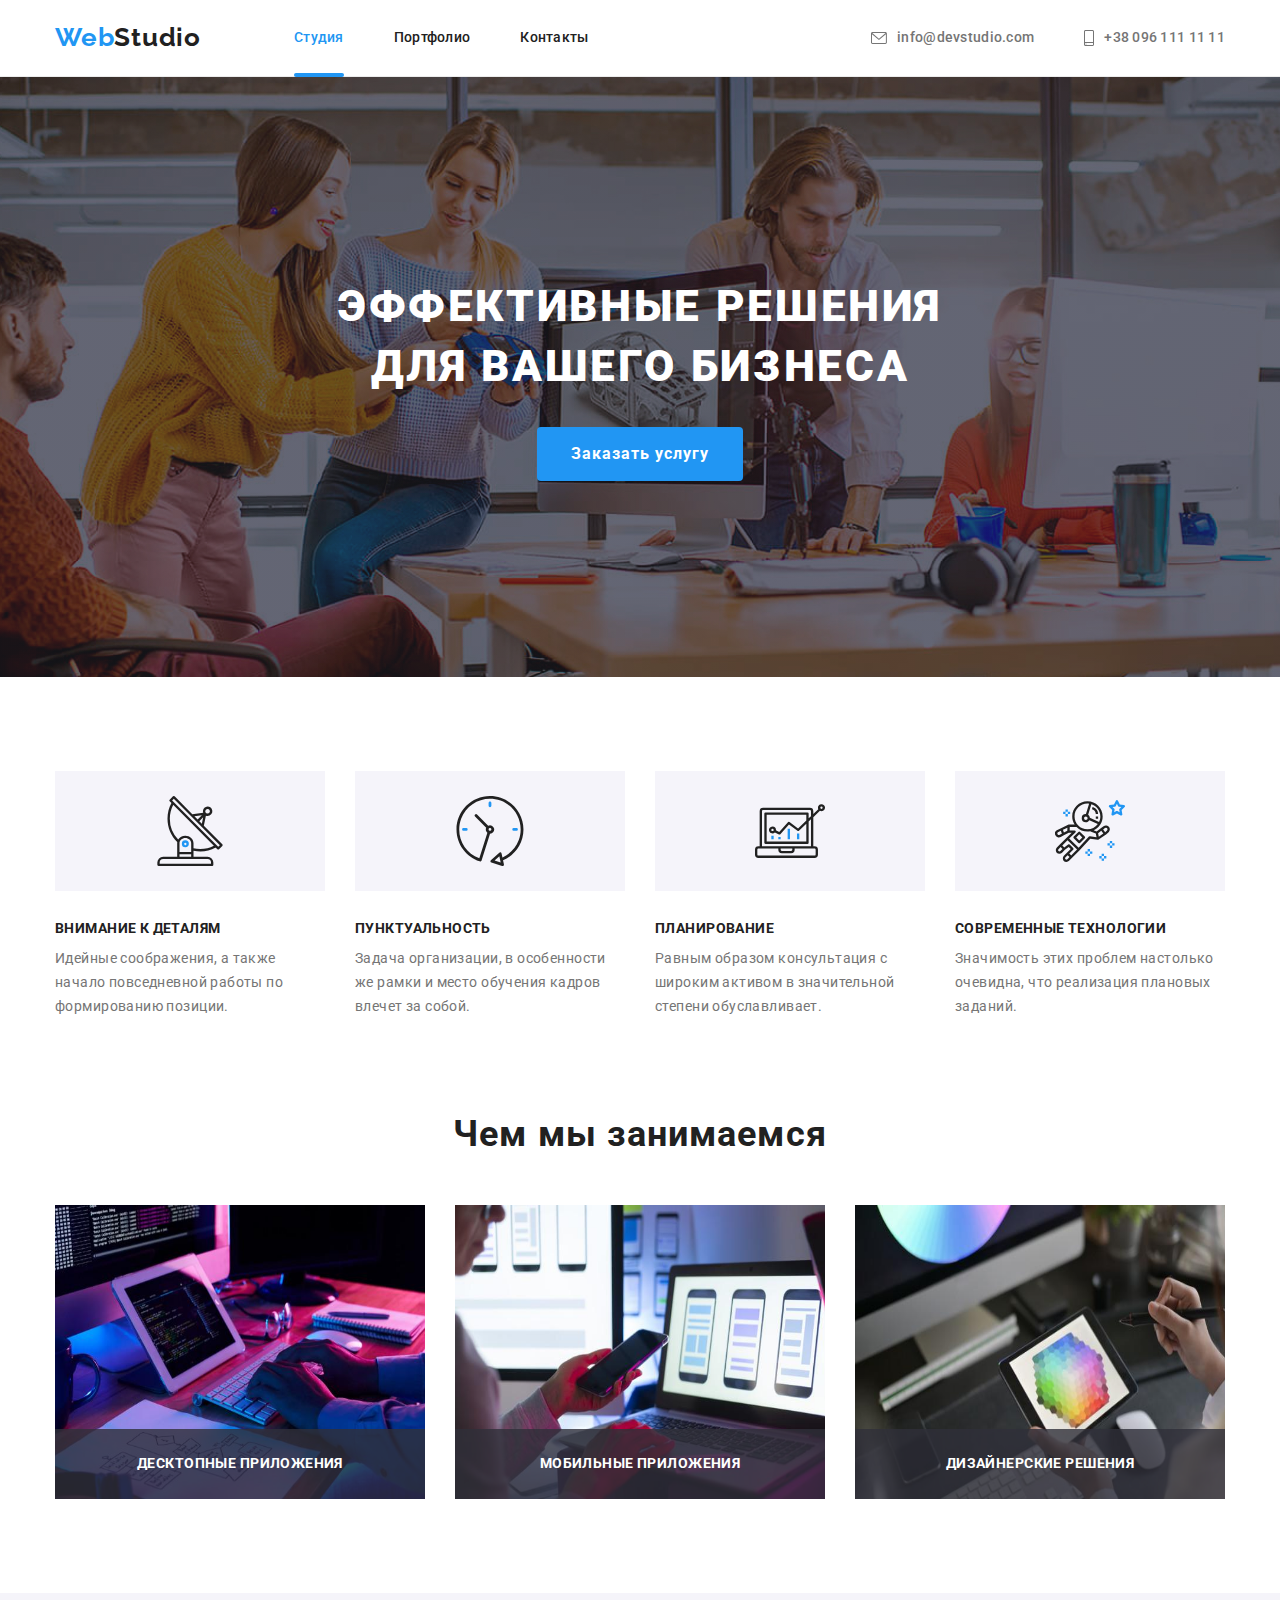
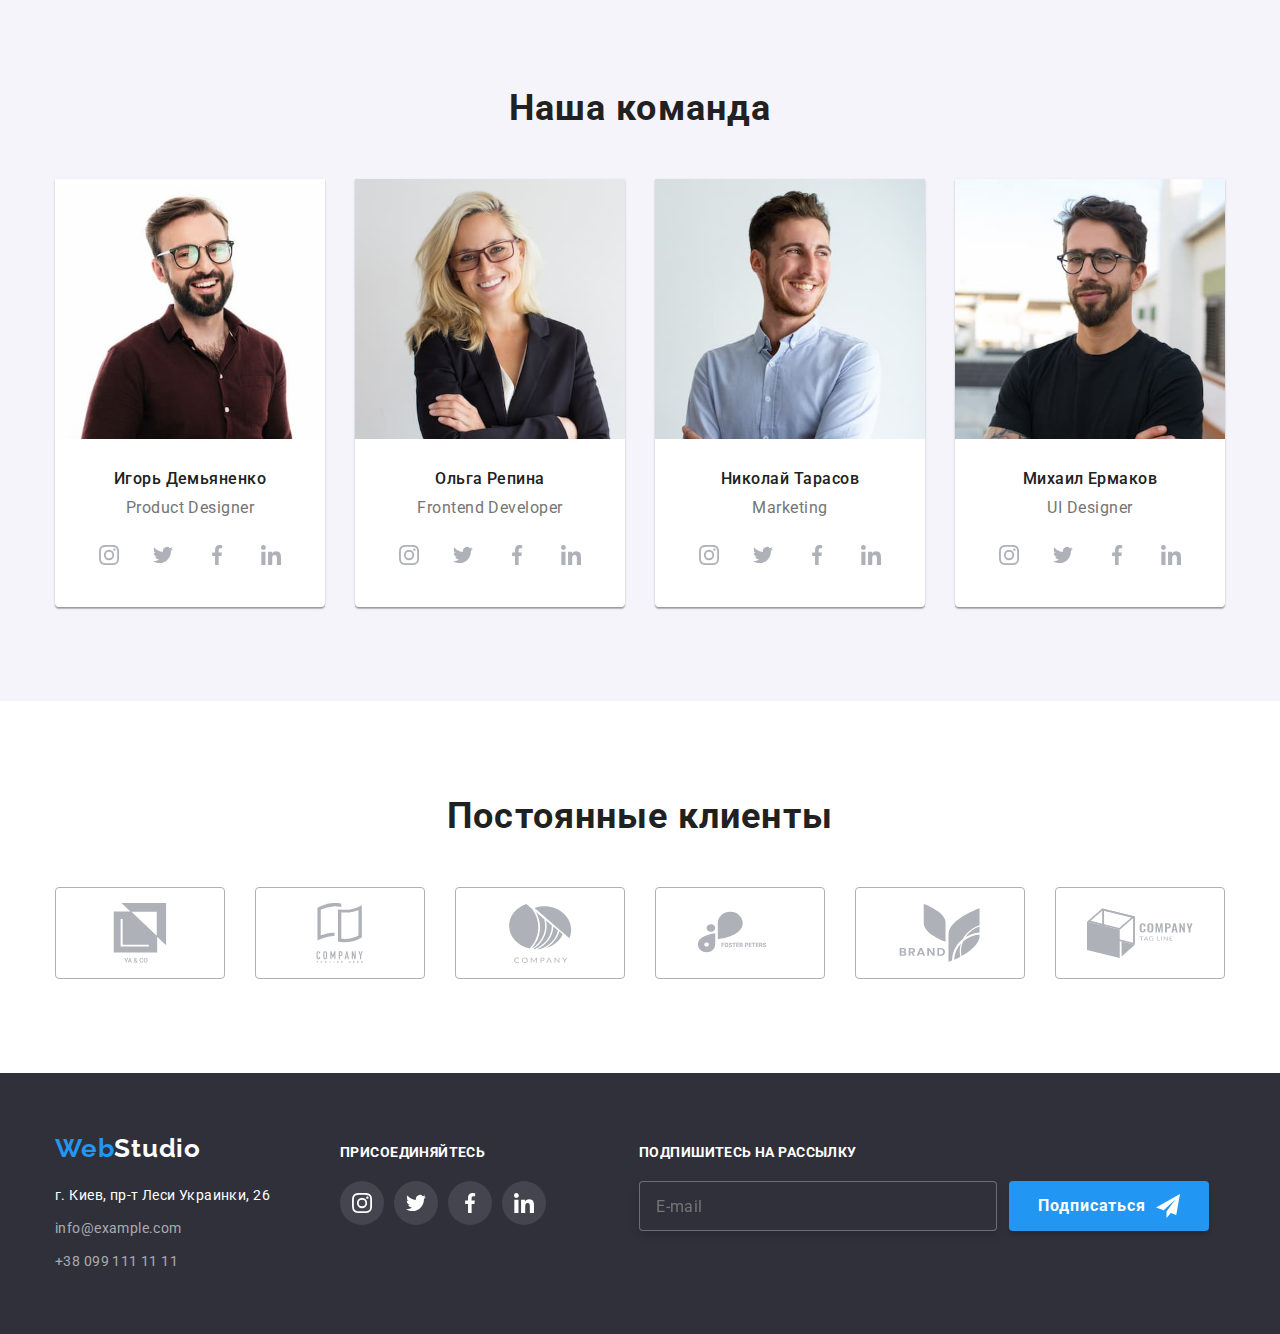
<file: index.html>
<!DOCTYPE html>
<html lang="ru">
  <head>
    <meta charset="UTF-8" />
    <meta http-equiv="X-UA-Compatible" content="IE=edge" />
    <meta name="viewport" content="width=device-width, initial-scale=1.0" />
    <title>WebStudio</title>

    <!--google font-->
    <link rel="preconnect" href="https://fonts.googleapis.com" />
    <link rel="preconnect" href="https://fonts.gstatic.com" crossorigin />
    <link
      href="https://fonts.googleapis.com/css2?family=Raleway:wght@700&family=Roboto:wght@400;500;700;900&display=swap"
      rel="stylesheet"
    />
    <link
      rel="stylesheet"
      href="https://cdnjs.cloudflare.com/ajax/libs/modern-normalize/1.1.0/modern-normalize.min.css"
    />
    <!-- styles -->
    <link rel="stylesheet" href="./css/styles.css" />
  </head>
  <body>
    <header class="header">
      <div class="container main-menu">
        <nav class="main-menu-nav">
          <a href="./" class="logo"><span>Web</span>Studio</a>
          <ul class="site-nav list">
            <li class="item"><a href="./" class="nav-link active">Студия</a></li>
            <li class="item"><a href="./portfolio.html" class="nav-link">Портфолио</a></li>
            <li class="item"><a href="#" class="nav-link">Контакты</a></li>
          </ul>
        </nav>
        <ul class="contact list">
          <li class="item">
            <a class="nav-link" href="mailto:info@devstudio.com">
              <svg class="contact-icon" width="16" height="12">
                <use href="./images/sprite.svg#icon-envelope"></use>
              </svg>
              info@devstudio.com
            </a>
          </li>
          <li class="item">
            <a class="nav-link" href="tel:+380961111111">
              <svg class="contact-icon" width="10" height="16">
                <use href="./images/sprite.svg#icon-smartphone"></use>
              </svg>
              +38 096 111 11 11
            </a>
          </li>
        </ul>
      </div>
    </header>
    <main>
      <!-- Hero-->
      <section class="section hero">
        <div class="container">
          <h1 class="hero-title">Эффективные решения для вашего бизнеса</h1>
          <button type="button" class="hero-button" data-modal-open>Заказать услугу</button>
        </div>
      </section>

      <!--  Особенности  -->
      <section class="section features">
        <div class="container">
          <ul class="features-list list">
            <li class="item">
              <div class="features-box">
                <svg class="features-logo" width="70" height="70">
                  <use href="./images/sprite.svg#icon-antenna"></use>
                </svg>
              </div>
              <h3 class="title">Внимание к деталям</h3>
              <p class="content">
                Идейные соображения, а также начало повседневной работы по формированию позиции.
              </p>
            </li>
            <li class="item">
              <div class="features-box">
                <svg class="features-logo" width="70" height="70">
                  <use href="./images/sprite.svg#icon-clock"></use>
                </svg>
              </div>
              <h3 class="title">Пунктуальность</h3>
              <p class="content">
                Задача организации, в особенности же рамки и место обучения кадров влечет за собой.
              </p>
            </li>
            <li class="item">
              <div class="features-box">
                <svg class="features-logo" width="70" height="70">
                  <use href="./images/sprite.svg#icon-diagram"></use>
                </svg>
              </div>
              <h3 class="title">Планирование</h3>
              <p class="content">
                Равным образом консультация с широким активом в значительной степени обуславливает.
              </p>
            </li>
            <li class="item">
              <div class="features-box">
                <svg class="features-logo" width="70" height="70">
                  <use href="./images/sprite.svg#icon-astronaut"></use>
                </svg>
              </div>
              <h3 class="title">Современные технологии</h3>
              <p class="content">
                Значимость этих проблем настолько очевидна, что реализация плановых заданий.
              </p>
            </li>
          </ul>
        </div>
      </section>

      <!-- What are we doing -->
      <section class="section">
        <div class="container we-doing">
          <h2 class="section-title">Чем мы занимаемся</h2>
          <ul class="list">
            <li class="item">
              <img
                src="./images/home/img_1.jpg"
                alt="Мужчина набирает код"
                width="370"
                height="294"
              />
              <div class="subtitle-box"><h3 class="subtitle">Десктопные приложения</h3></div>
            </li>
            <li class="item">
              <img
                src="./images/home/img_2.jpg"
                alt="Женщина подбирает дизайн"
                width="370"
                height="294"
              />
              <div class="subtitle-box"><h3 class="subtitle">Мобильные приложения</h3></div>
            </li>
            <li class="item">
              <img
                src="./images/home/img_3.jpg"
                alt="Девушка подбирает цвет"
                width="370"
                height="294"
              />

              <div class="subtitle-box"><h3 class="subtitle">Дизайнерские решения</h3></div>
            </li>
          </ul>
        </div>
      </section>

      <!-- our team -->
      <section class="section bg-grey">
        <div class="container our-team">
          <h2 class="section-title">Наша команда</h2>
          <ul class="list">
            <li class="item">
              <img
                src="./images/home/1.jpg"
                alt="Игорь Демьяненко - Product Designer"
                width="270"
                height="260"
              />
              <div class="our-team-wrapper">
                <h3 class="title">Игорь Демьяненко</h3>
                <p class="content">Product Designer</p>
                <ul class="social-list list">
                  <li class="social-item">
                    <a href="#" class="social-link">
                      <svg class="social-icon" width="20" height="20">
                        <use href="./images/sprite.svg#icon-instagram"></use>
                      </svg>
                    </a>
                  </li>
                  <li class="social-item">
                    <a href="#" class="social-link">
                      <svg class="social-icon" width="20" height="20">
                        <use href="./images/sprite.svg#icon-twitter"></use>
                      </svg>
                    </a>
                  </li>
                  <li class="social-item">
                    <a href="#" class="social-link">
                      <svg class="social-icon" width="20" height="20">
                        <use href="./images/sprite.svg#icon-facebook"></use>
                      </svg>
                    </a>
                  </li>
                  <li class="social-item">
                    <a href="#" class="social-link">
                      <svg class="social-icon" width="20" height="20">
                        <use href="./images/sprite.svg#icon-linkedin"></use>
                      </svg>
                    </a>
                  </li>
                </ul>
              </div>
            </li>
            <li class="item">
              <img
                src="./images/home/2.jpg"
                alt="Ольга Репина - Frontend Developer"
                width="270"
                height="260"
              />
              <div class="our-team-wrapper">
                <h3 class="title">Ольга Репина</h3>
                <p class="content">Frontend Developer</p>
                <ul class="social-list list">
                  <li class="social-item">
                    <a href="#" class="social-link">
                      <svg class="social-icon" width="20" height="20">
                        <use href="./images/sprite.svg#icon-instagram"></use>
                      </svg>
                    </a>
                  </li>
                  <li class="social-item">
                    <a href="#" class="social-link">
                      <svg class="social-icon" width="20" height="20">
                        <use href="./images/sprite.svg#icon-twitter"></use>
                      </svg>
                    </a>
                  </li>
                  <li class="social-item">
                    <a href="#" class="social-link">
                      <svg class="social-icon" width="20" height="20">
                        <use href="./images/sprite.svg#icon-facebook"></use>
                      </svg>
                    </a>
                  </li>
                  <li class="social-item">
                    <a href="#" class="social-link">
                      <svg class="social-icon" width="20" height="20">
                        <use href="./images/sprite.svg#icon-linkedin"></use>
                      </svg>
                    </a>
                  </li>
                </ul>
              </div>
            </li>
            <li class="item">
              <img
                src="./images/home/3.jpg"
                alt="Николай Тарасов - Marketing"
                width="270"
                height="260"
              />
              <div class="our-team-wrapper">
                <h3 class="title">Николай Тарасов</h3>
                <p class="content">Marketing</p>
                <ul class="social-list list">
                  <li class="social-item">
                    <a href="#" class="social-link">
                      <svg class="social-icon" width="20" height="20">
                        <use href="./images/sprite.svg#icon-instagram"></use>
                      </svg>
                    </a>
                  </li>
                  <li class="social-item">
                    <a href="#" class="social-link">
                      <svg class="social-icon" width="20" height="20">
                        <use href="./images/sprite.svg#icon-twitter"></use>
                      </svg>
                    </a>
                  </li>
                  <li class="social-item">
                    <a href="#" class="social-link">
                      <svg class="social-icon" width="20" height="20">
                        <use href="./images/sprite.svg#icon-facebook"></use>
                      </svg>
                    </a>
                  </li>
                  <li class="social-item">
                    <a href="#" class="social-link">
                      <svg class="social-icon" width="20" height="20">
                        <use href="./images/sprite.svg#icon-linkedin"></use>
                      </svg>
                    </a>
                  </li>
                </ul>
              </div>
            </li>
            <li class="item">
              <img
                src="./images/home/4.jpg"
                alt="Михаил Ермаков - UI Designer"
                width="270"
                height="260"
              />
              <div class="our-team-wrapper">
                <h3 class="title">Михаил Ермаков</h3>
                <p class="content">UI Designer</p>
                <ul class="social-list list">
                  <li class="social-item">
                    <a href="#" class="social-link">
                      <svg class="social-icon" width="20" height="20">
                        <use href="./images/sprite.svg#icon-instagram"></use>
                      </svg>
                    </a>
                  </li>
                  <li class="social-item">
                    <a href="#" class="social-link">
                      <svg class="social-icon" width="20" height="20">
                        <use href="./images/sprite.svg#icon-twitter"></use>
                      </svg>
                    </a>
                  </li>
                  <li class="social-item">
                    <a href="#" class="social-link">
                      <svg class="social-icon" width="20" height="20">
                        <use href="./images/sprite.svg#icon-facebook"></use>
                      </svg>
                    </a>
                  </li>
                  <li class="social-item">
                    <a href="#" class="social-link">
                      <svg class="social-icon" width="20" height="20">
                        <use href="./images/sprite.svg#icon-linkedin"></use>
                      </svg>
                    </a>
                  </li>
                </ul>
              </div>
            </li>
          </ul>
        </div>
      </section>

      <section class="section clients">
        <div class="container">
          <h2 class="section-title">Постоянные клиенты</h2>
          <ul class="clients-list list">
            <li class="clients-items">
              <a href="#" class="client-link">
                <svg class="client-icon" width="106" height="60">
                  <use href="./images/sprite.svg#icon-company-1"></use>
                </svg>
              </a>
            </li>
            <li class="clients-items">
              <a href="#" class="client-link">
                <svg class="client-icon" width="106" height="60">
                  <use href="./images/sprite.svg#icon-company-2"></use>
                </svg>
              </a>
            </li>
            <li class="clients-items">
              <a href="#" class="client-link">
                <svg class="client-icon" width="106" height="60">
                  <use href="./images/sprite.svg#icon-company-3"></use>
                </svg>
              </a>
            </li>
            <li class="clients-items">
              <a href="#" class="client-link">
                <svg class="client-icon" width="106" height="60">
                  <use href="./images/sprite.svg#icon-company-4"></use>
                </svg>
              </a>
            </li>
            <li class="clients-items">
              <a href="#" class="client-link">
                <svg class="client-icon" width="106" height="60">
                  <use href="./images/sprite.svg#icon-company-5"></use>
                </svg>
              </a>
            </li>
            <li class="clients-items">
              <a href="#" class="client-link">
                <svg class="client-icon" width="106" height="60">
                  <use href="./images/sprite.svg#icon-company-6"></use>
                </svg>
              </a>
            </li>
          </ul>
        </div>
      </section>
    </main>

    <div class="backdrop is-hidden" data-modal>
      <div class="modal">
        <button class="modal-close-button" type="button" data-modal-close>
          <svg class="modal-close-icon">
            <use href="./images/sprite.svg#icon-close"></use>
          </svg>
        </button>

        <p class="form-title">Оставьте свои данные, мы вам перезвоним</p>

        <form action="javascript:void(0);" class="form">
          <ul class="form-list list">
            <li class="form-field">
              <label for="name" class="form-label">Имя</label>
              <input type="text" name="name" id="name" class="form-input" autofocus />
              <svg class="form-input-icon">
                <use href="./images/sprite.svg#icon-person"></use>
              </svg>
            </li>
            <li class="form-field">
              <label for="tel" class="form-label">Телефон</label>
              <input type="tel" name="name" id="tel" class="form-input" />
              <svg class="form-input-icon">
                <use href="./images/sprite.svg#icon-phone"></use>
              </svg>
            </li>
            <li class="form-field">
              <label for="email" class="form-label">Почта</label>
              <input type="email" name="email" id="email" class="form-input" />
              <svg class="form-input-icon">
                <use href="./images/sprite.svg#icon-email"></use>
              </svg>
            </li>
            <li class="form-field">
              <label for="comment" class="form-label">Комментарий</label>
              <textarea
                name="comment"
                id="comment"
                placeholder="Введите текст"
                class="form-input form-comment"
              ></textarea>
            </li>
          </ul>

          <label for="checkbox" class="checkbox-label">
            <input type="checkbox" name="checkbox" id="checkbox" class="checkbox" />
            <span class="check-box-icon"></span>
            Соглашаюсь с рассылкой и принимаю
            <a href="#" class="checkbox-label link"> Условия договора</a>
          </label>

          <button type="submit" class="form-button">Отправить</button>
        </form>
      </div>
    </div>

    <footer class="footer">
      <div class="container">
        <div class="footer-address">
          <a href="#" class="logo"><span>Web</span>Studio</a>
          <address class="address">г. Киев, пр-т Леси Украинки, 26</address>
          <ul class="footer-contact list">
            <li class="item">
              <a class="link" href="mailto:info@example.com">info@example.com</a>
            </li>
            <li class="item"><a class="link" href="tel:+380991111111">+38 099 111 11 11</a></li>
          </ul>
        </div>

        <div class="footer-social">
          <p class="footer-title">присоединяйтесь</p>
          <ul class="social-list list">
            <li class="social-item">
              <a href="#" class="social-link">
                <svg class="social-icon" width="20" height="20">
                  <use href="./images/sprite.svg#icon-instagram"></use>
                </svg>
              </a>
            </li>
            <li class="social-item">
              <a href="#" class="social-link">
                <svg class="social-icon" width="20" height="20">
                  <use href="./images/sprite.svg#icon-twitter"></use>
                </svg>
              </a>
            </li>
            <li class="social-item">
              <a href="#" class="social-link">
                <svg class="social-icon" width="20" height="20">
                  <use href="./images/sprite.svg#icon-facebook"></use>
                </svg>
              </a>
            </li>
            <li class="social-item">
              <a href="#" class="social-link">
                <svg class="social-icon" width="20" height="20">
                  <use href="./images/sprite.svg#icon-linkedin"></use>
                </svg>
              </a>
            </li>
          </ul>
        </div>

        <div class="footer-subscribe">
          <p class="footer-title">Подпишитесь на рассылку</p>
          <form action="#" class="subscribe-form">
            <input type="email" placeholder="E-mail" class="subscribe-form-input" />
            <button type="submit" class="subscribe-form-button">Подписаться</button>
          </form>
        </div>
      </div>
    </footer>

    <script src="./js/modal.js"></script>
  </body>
</html>
</file>
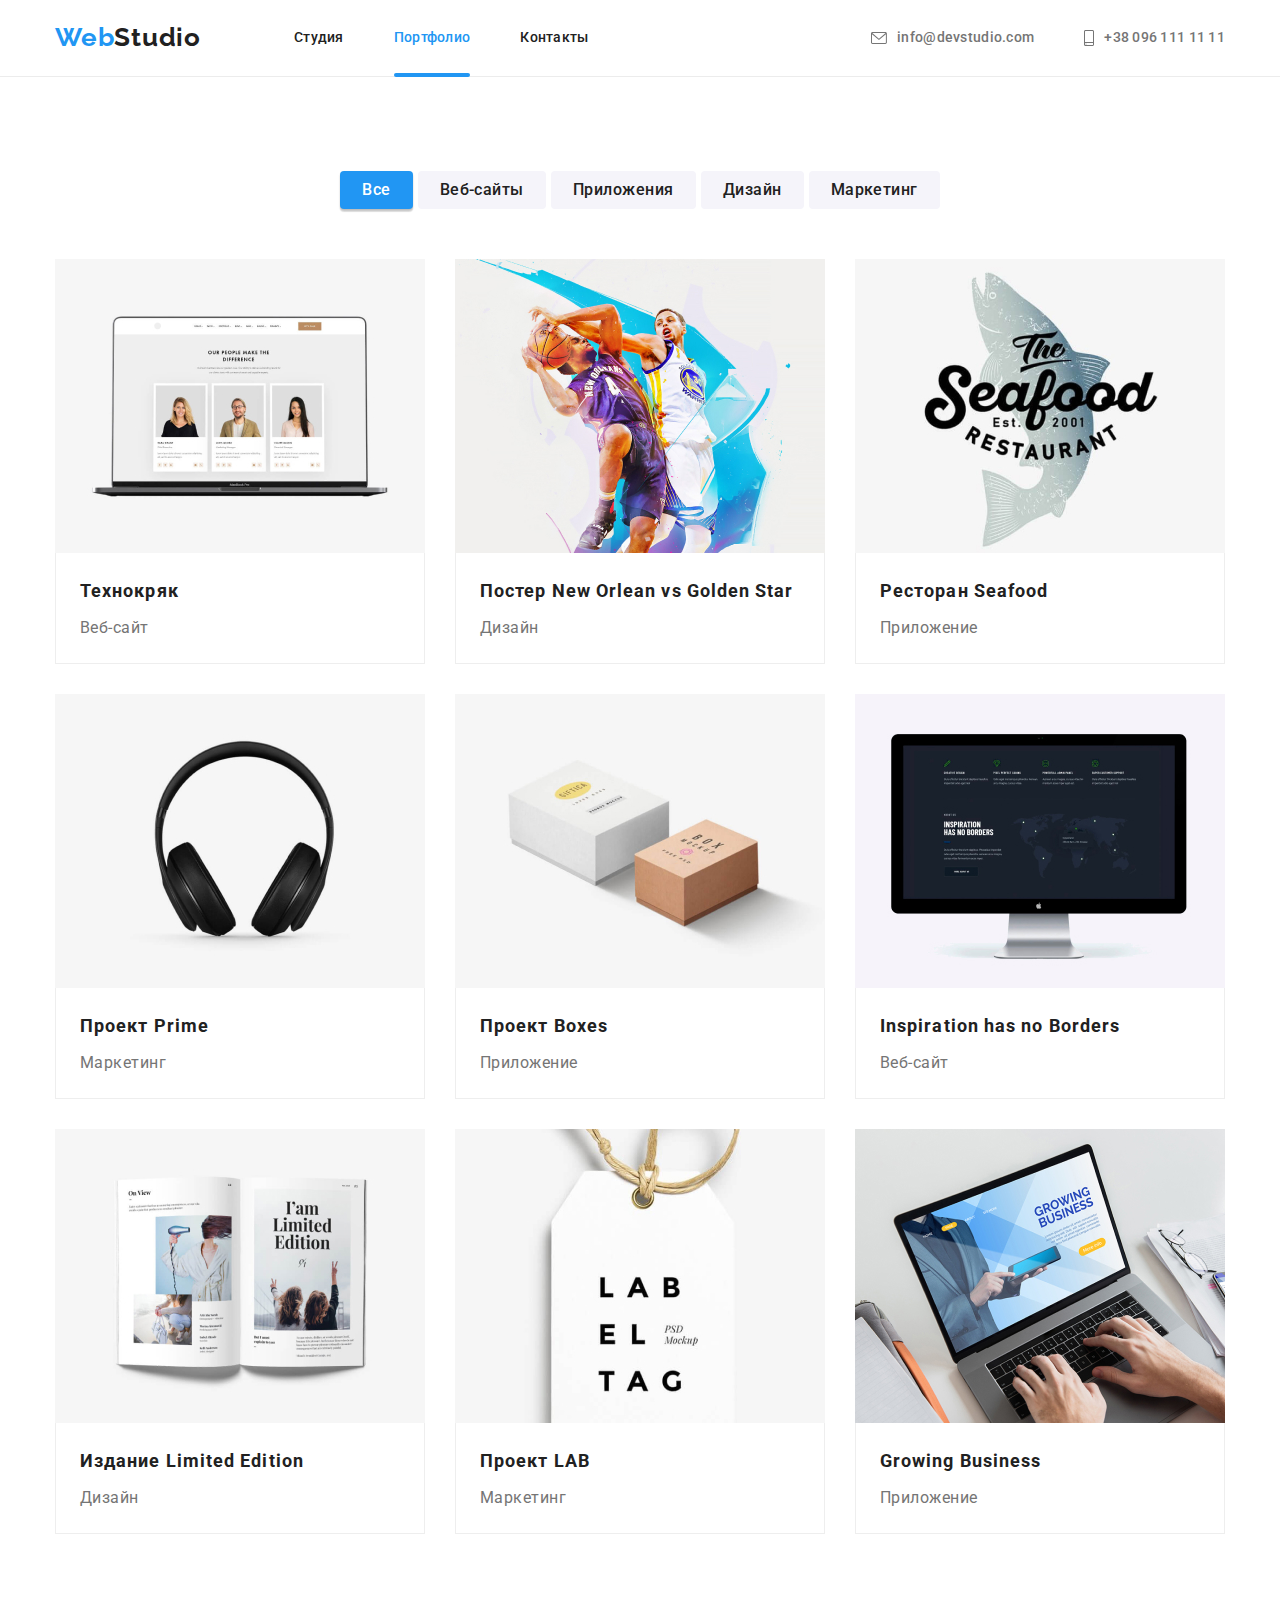
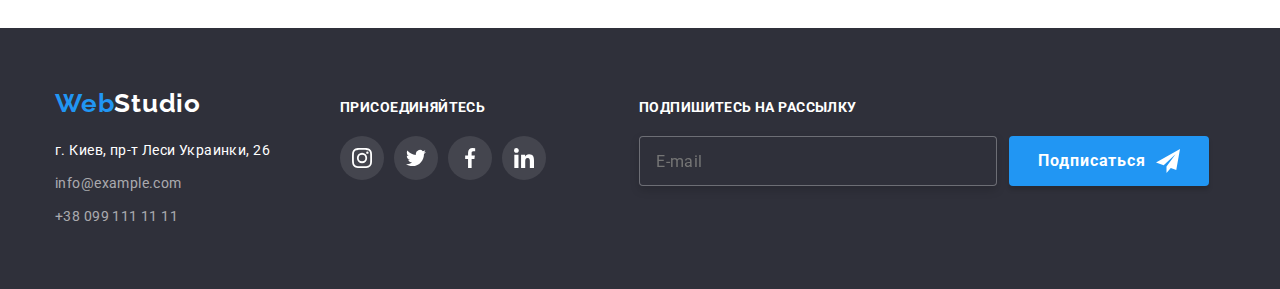
<file: portfolio.html>
<!DOCTYPE html>
<html lang="ru">
  <head>
    <meta charset="UTF-8" />
    <meta http-equiv="X-UA-Compatible" content="IE=edge" />
    <meta name="viewport" content="width=device-width, initial-scale=1.0" />
    <title>WebStudio</title>

    <!--google font-->
    <link
      href="https://fonts.googleapis.com/css2?family=Raleway:wght@700&family=Roboto:wght@400;500;700;900&display=swap"
      rel="stylesheet"
    />
    <link
      rel="stylesheet"
      href="https://cdnjs.cloudflare.com/ajax/libs/modern-normalize/1.1.0/modern-normalize.min.css"
    />

    <!-- styles -->
    <link rel="stylesheet" href="./css/styles.css" />
  </head>
  <body>
    <header class="header">
      <div class="container main-menu">
        <nav class="main-menu-nav">
          <a href="./" class="logo"><span>Web</span>Studio</a>
          <ul class="site-nav list">
            <li class="item"><a href="./" class="nav-link">Студия</a></li>
            <li class="item"><a href="./portfolio.html" class="nav-link active">Портфолио</a></li>
            <li class="item"><a href="#" class="nav-link">Контакты</a></li>
          </ul>
        </nav>
        <ul class="contact list">
          <li class="item">
            <a class="nav-link" href="mailto:info@devstudio.com">
              <svg class="contact-icon" width="16" height="12">
                <use href="./images/sprite.svg#icon-envelope"></use>
              </svg>
              info@devstudio.com
            </a>
          </li>
          <li class="item">
            <a class="nav-link" href="tel:+380961111111">
              <svg class="contact-icon" width="10" height="16">
                <use href="./images/sprite.svg#icon-smartphone"></use>
              </svg>
              +38 096 111 11 11
            </a>
          </li>
        </ul>
      </div>
    </header>
    <main>
      <section class="section">
        <div class="container portfolio">
          <ul class="portfolio-filter list">
            <li class="item"><button type="button" class="button btn-active">Все</button></li>
            <li class="item"><button type="button" class="button">Веб-сайты</button></li>
            <li class="item"><button type="button" class="button">Приложения</button></li>
            <li class="item"><button type="button" class="button">Дизайн</button></li>
            <li class="item"><button type="button" class="button">Маркетинг</button></li>
          </ul>

          <ul class="portfolio-projects list">
            <li class="item">
              <a href="#" class="portfolio-link">
                <div class="overlay-box">
                  <img
                    src="./images/portfolio/project1.jpg"
                    alt="Технокряк"
                    width="370"
                    height="294"
                  />
                  <div class="overlay">
                    <p class="overlay-text">
                      Ресурс предлагает комплексные предложения с разным уровнем функционала и
                      сервисов. Все это позволит посетителю получить исчерпывающие сведения о
                      компании или частном лице.
                    </p>
                  </div>
                </div>

                <div class="portfolio-wrapper">
                  <h2 class="title">Технокряк</h2>
                  <p class="content">Веб-сайт</p>
                </div>
              </a>
            </li>
            <li class="item">
              <a href="#" class="portfolio-link">
                <div class="overlay-box">
                  <img
                    src="./images/portfolio/project2.jpg"
                    alt="Постер New Orlean vs Golden Star"
                    width="370"
                    height="294"
                  />
                  <div class="overlay">
                    <p class="overlay-text">
                      Ресурс предлагает комплексные предложения с разным уровнем функционала и
                      сервисов. Все это позволит посетителю получить исчерпывающие сведения о
                      компании или частном лице.
                    </p>
                  </div>
                </div>
                <div class="portfolio-wrapper">
                  <h2 class="title">Постер New Orlean vs Golden Star</h2>
                  <p class="content">Дизайн</p>
                </div>
              </a>
            </li>
            <li class="item">
              <a href="#" class="portfolio-link">
                <div class="overlay-box">
                  <img
                    src="./images/portfolio/project3.jpg"
                    alt="Ресторан Seafood"
                    width="370"
                    height="294"
                  />
                  <div class="overlay">
                    <p class="overlay-text">
                      Ресурс предлагает комплексные предложения с разным уровнем функционала и
                      сервисов. Все это позволит посетителю получить исчерпывающие сведения о
                      компании или частном лице.
                    </p>
                  </div>
                </div>
                <div class="portfolio-wrapper">
                  <h2 class="title">Ресторан Seafood</h2>
                  <p class="content">Приложение</p>
                </div>
              </a>
            </li>
            <li class="item">
              <a href="#" class="portfolio-link">
                <div class="overlay-box">
                  <img
                    src="./images/portfolio/project4.jpg"
                    alt="Проект Prime"
                    width="370"
                    height="294"
                  />
                  <div class="overlay">
                    <p class="overlay-text">
                      Ресурс предлагает комплексные предложения с разным уровнем функционала и
                      сервисов. Все это позволит посетителю получить исчерпывающие сведения о
                      компании или частном лице.
                    </p>
                  </div>
                </div>
                <div class="portfolio-wrapper">
                  <h2 class="title">Проект Prime</h2>
                  <p class="content">Маркетинг</p>
                </div>
              </a>
            </li>
            <li class="item">
              <a href="#" class="portfolio-link">
                <div class="overlay-box">
                  <img
                    src="./images/portfolio/project5.jpg"
                    alt="Проект Boxes"
                    width="370"
                    height="294"
                  />
                  <div class="overlay">
                    <p class="overlay-text">
                      Ресурс предлагает комплексные предложения с разным уровнем функционала и
                      сервисов. Все это позволит посетителю получить исчерпывающие сведения о
                      компании или частном лице.
                    </p>
                  </div>
                </div>
                <div class="portfolio-wrapper">
                  <h2 class="title">Проект Boxes</h2>
                  <p class="content">Приложение</p>
                </div>
              </a>
            </li>
            <li class="item">
              <a href="#" class="portfolio-link">
                <div class="overlay-box">
                  <img
                    src="./images/portfolio/project6.jpg"
                    alt="Inspiration has no Borders"
                    width="370"
                    height="294"
                  />
                  <div class="overlay">
                    <p class="overlay-text">
                      Ресурс предлагает комплексные предложения с разным уровнем функционала и
                      сервисов. Все это позволит посетителю получить исчерпывающие сведения о
                      компании или частном лице.
                    </p>
                  </div>
                </div>
                <div class="portfolio-wrapper">
                  <h2 class="title">Inspiration has no Borders</h2>
                  <p class="content">Веб-сайт</p>
                </div>
              </a>
            </li>
            <li class="item">
              <a href="#" class="portfolio-link">
                <div class="overlay-box">
                  <img
                    src="./images/portfolio/project7.jpg"
                    alt="Издание Limited Edition"
                    width="370"
                    height="294"
                  />
                  <div class="overlay">
                    <p class="overlay-text">
                      Ресурс предлагает комплексные предложения с разным уровнем функционала и
                      сервисов. Все это позволит посетителю получить исчерпывающие сведения о
                      компании или частном лице.
                    </p>
                  </div>
                </div>
                <div class="portfolio-wrapper">
                  <h2 class="title">Издание Limited Edition</h2>
                  <p class="content">Дизайн</p>
                </div>
              </a>
            </li>
            <li class="item">
              <a href="#" class="portfolio-link">
                <div class="overlay-box">
                  <img
                    src="./images/portfolio/project8.jpg"
                    alt="Проект LAB"
                    width="370"
                    height="294"
                  />
                  <div class="overlay">
                    <p class="overlay-text">
                      Ресурс предлагает комплексные предложения с разным уровнем функционала и
                      сервисов. Все это позволит посетителю получить исчерпывающие сведения о
                      компании или частном лице.
                    </p>
                  </div>
                </div>
                <div class="portfolio-wrapper">
                  <h2 class="title">Проект LAB</h2>
                  <p class="content">Маркетинг</p>
                </div>
              </a>
            </li>
            <li class="item">
              <a href="#" class="portfolio-link">
                <div class="overlay-box">
                  <img
                    src="./images/portfolio/project9.jpg"
                    alt="Growing Business"
                    width="370"
                    height="294"
                  />
                  <div class="overlay">
                    <p class="overlay-text">
                      Ресурс предлагает комплексные предложения с разным уровнем функционала и
                      сервисов. Все это позволит посетителю получить исчерпывающие сведения о
                      компании или частном лице.
                    </p>
                  </div>
                </div>
                <div class="portfolio-wrapper">
                  <h2 class="title">Growing Business</h2>
                  <p class="content">Приложение</p>
                </div>
              </a>
            </li>
          </ul>
        </div>
      </section>
    </main>
    <footer class="footer">
      <div class="container">
        <div class="footer-address">
          <a href="#" class="logo"><span>Web</span>Studio</a>
          <address class="address">г. Киев, пр-т Леси Украинки, 26</address>
          <ul class="footer-contact list">
            <li class="item">
              <a class="link" href="mailto:info@example.com">info@example.com</a>
            </li>
            <li class="item"><a class="link" href="tel:+380991111111">+38 099 111 11 11</a></li>
          </ul>
        </div>

        <div class="footer-social">
          <p class="footer-title">присоединяйтесь</p>
          <ul class="social-list list">
            <li class="social-item">
              <a href="#" class="social-link">
                <svg class="social-icon" width="20" height="20">
                  <use href="./images/sprite.svg#icon-instagram"></use>
                </svg>
              </a>
            </li>
            <li class="social-item">
              <a href="#" class="social-link">
                <svg class="social-icon" width="20" height="20">
                  <use href="./images/sprite.svg#icon-twitter"></use>
                </svg>
              </a>
            </li>
            <li class="social-item">
              <a href="#" class="social-link">
                <svg class="social-icon" width="20" height="20">
                  <use href="./images/sprite.svg#icon-facebook"></use>
                </svg>
              </a>
            </li>
            <li class="social-item">
              <a href="#" class="social-link">
                <svg class="social-icon" width="20" height="20">
                  <use href="./images/sprite.svg#icon-linkedin"></use>
                </svg>
              </a>
            </li>
          </ul>
        </div>

        <div class="footer-subscribe">
          <p class="footer-title">Подпишитесь на рассылку</p>
          <form action="#" class="subscribe-form">
            <input type="email" placeholder="E-mail" class="subscribe-form-input" />
            <button type="submit" class="subscribe-form-button">Подписаться</button>
          </form>
        </div>
      </div>
    </footer>
  </body>
</html>
</file>
<file: css/styles.css>
:root {
  --background-color: #ffffff;
  --main-color: #757575; /* основной цвет текста */
  --heading-color: #212121; /* вторичный цвет текста (цвет заголовков) */
  --accent-color: #2196f3; /* цвет акцента  и основной цвет кнопки)   */
  --white-color: #ffffff;
  --second-background-color: #2f303a;
  --footer-contact-color: rgba(255, 255, 255, 0.6);
}

body {
  background-color: var(--background-color);
  color: var(--main-color);
  font-family: 'Roboto', sans-serif;
}
h1,
h2,
h3 {
  margin: 0;
  padding: 0;
}

ul {
  margin: 0;
  padding: 0;
}
p {
  margin: 0;
}
img {
  display: block;
}

.list {
  list-style: none;
}

.section {
  padding-top: 94px;
  padding-bottom: 94px;
}

.bg-grey {
  background-color: #f5f4fa;
}

/* CONTAINER */
.container {
  width: 1200px;
  padding-left: 15px;
  padding-right: 15px;
  margin-left: auto;
  margin-right: auto;
}

/*  HEADER */
.header {
  border-bottom: 1px solid #ececec;
}

/* logo */
.logo {
  display: block;
  padding-top: ;
  font-family: 'Raleway', sans-serif;
  font-weight: 700;
  font-size: 26px;
  line-height: 1.2;
  letter-spacing: 0.03em;
  color: var(--heading-color);
  text-decoration: none;
}
.logo span {
  color: var(--accent-color);
}

.main-menu {
  display: flex;
  align-items: center;
}

.main-menu-nav {
  display: flex;
  align-items: center;
}

.site-nav {
  display: flex;
  align-items: center;
  margin-left: 93px;
}
.site-nav .item {
  position: relative;
}
.site-nav .item:not(:last-child) {
  display: block;
  margin-right: 50px;
  text-decoration: none;
}

.contact {
  display: flex;
  align-items: center;
  margin-left: auto;
}
.contact .item + .item {
  margin-left: 50px;
}

.site-nav .nav-link:hover,
.site-nav .nav-link:focus,
.contact .nav-link:hover,
.contact .nav-link:focus {
  color: var(--accent-color);
}

/* nav */
.nav-link.active {
  color: var(--accent-color);
}

.nav-link {
  display: block;
  padding: 30px 0;

  text-decoration: none;
  color: var(--heading-color);
  font-weight: 500;
  font-size: 14px;
  line-height: 1.14;
  letter-spacing: 0.02em;

  transition: color 250ms cubic-bezier(0.4, 0, 0.2, 1);
}

.active.nav-link::after {
  content: '';

  position: absolute;
  left: 0;
  bottom: -1px;

  height: 4px;
  width: 100%;
  background-color: var(--accent-color);
  border-radius: 2px;
}

/* contact list */
.contact .nav-link {
  display: flex;
  align-items: center;
  font-weight: 500;
  font-size: 14px;
  line-height: 1.14;
  letter-spacing: 0.02em;
  color: var(--main-color);
  transition: color 250ms cubic-bezier(0.4, 0, 0.2, 1);
}

.contact-icon {
  margin-right: 10px;
  fill: currentColor;
}

/* MAIN */
.section-title {
  font-weight: 700;
  font-size: 36px;
  line-height: 1.17;
  text-align: center;
  letter-spacing: 0.03em;
  color: var(--heading-color);
}

/* ---------------------- ---------- HERO -----------------------------------------*/
.hero {
  max-width: 1600px;
  height: 600px;
  margin: 0 auto;
  background-color: #c4c4c4;
  background-image: linear-gradient(45deg, rgba(47, 48, 58, 0.4), rgba(47, 48, 58, 0.4)),
    url(../images/home/hero.jpg);
  background-repeat: no-repeat;
  background-size: cover;
  background-position: center;
}
.section.hero {
  padding: 200px 0;
  text-align: center;
  /* background-color: var(--second-background-color); */
}

.hero-title {
  width: 696px;
  margin: 0 auto;
  margin-bottom: 30px;
  font-weight: 900;
  font-size: 44px;
  line-height: 1.36;
  text-align: center;
  letter-spacing: 0.06em;
  text-transform: uppercase;
  color: var(--white-color);
}
.hero-button {
  background-color: var(--accent-color);
  border-color: transparent;
  padding: 10px 32px;
  border-radius: 4px;
  font-weight: 700;
  font-size: 16px;
  line-height: 1.88;
  text-align: center;
  letter-spacing: 0.06em;
  color: var(--white-color);

  cursor: pointer;
}

/* ------------------- FEATURE-LIST-------------------------------------- */
.features {
  padding-bottom: 0;
}

.features-box {
  display: flex;
  justify-content: center;
  align-items: center;
  width: 270px;
  height: 120px;
  background-color: #f5f4fa;
  margin-bottom: 30px;
}

.features-list {
  display: flex;
  justify-content: center;
  align-items: center;
  font-size: 14px;
  line-height: 1.71;
  letter-spacing: 0.03em;
  color: var(--main-color);
}
.features-list .item {
  width: 270px;
}

.features-list .item:not(:last-child) {
  margin-right: 30px;
}

.features-list .title {
  margin-bottom: 10px;
  font-weight: 700;
  font-size: 14px;
  line-height: 1.14;
  letter-spacing: 0.03em;
  text-transform: uppercase;
  color: var(--heading-color);
}

/* --------------------- What are we doing --------------*/
.we-doing .section-title {
  margin-bottom: 50px;
}

.we-doing .list {
  display: flex;
  align-items: center;
}

.we-doing .item {
  position: relative;
  width: 370px;
}

.we-doing .item:not(:last-child) {
  margin-right: 30px;
}

.we-doing .subtitle-box {
  position: absolute;
  bottom: 0;
  left: 0;

  min-height: 70px;
  width: 100%;
  padding: 27px 0;

  background-color: rgba(47, 48, 58, 0.8);
}

.we-doing .subtitle {
  font-family: 'Roboto';

  text-align: center;

  font-size: 14px;
  line-height: 1.14;
  color: var(--white-color);
  letter-spacing: 0.03em;
  text-transform: uppercase;
}
/* ---------------------------- OUR TEAM ---------------------------------------------------- */
.our-team .section-title {
  margin-bottom: 50px;
}

.our-team .list {
  display: flex;
}

.our-team .item {
  background-color: var(--white-color);
  width: 270px;
  box-shadow: 0px 1px 3px rgba(0, 0, 0, 0.12), 0px 1px 1px rgba(0, 0, 0, 0.14),
    0px 2px 1px rgba(0, 0, 0, 0.2);
  border-radius: 0px 0px 4px 4px;
}

.our-team .item:not(:last-child) {
  margin-right: 30px;
}

.our-team .content {
  margin-bottom: 16px;

  font-size: 16px;
  line-height: 1.19;
  text-align: center;
  letter-spacing: 0.03em;
  color: var(--main-color);
}

.our-team .title {
  margin-bottom: 10px;
  font-weight: 500;
  font-size: 16px;
  line-height: 1.19;
  text-align: center;
  letter-spacing: 0.03em;
  color: var(--heading-color);
}

.our-team-wrapper {
  padding: 30px 0;
}

.social-list {
  display: flex;
  justify-content: center;
  align-items: center;
  /* margin-top: 16px; */
}
.social-item:not(:last-child) {
  margin-right: 10px;
}

.social-link {
  display: flex;
  justify-content: center;
  align-items: center;
  width: 44px;
  height: 44px;

  border-radius: 50px;
  color: #afb1b8;

  transition: color 250ms cubic-bezier(0.4, 0, 0.2, 1),
    background-color 250ms cubic-bezier(0.4, 0, 0.2, 1);
}

.social-icon {
  fill: currentColor;
}
.social-link:hover,
.social-link:focus {
  color: white;
  background-color: #2196f3;
}

/* ----------------------------------  - CLIETS- -------------------------------------------- */
.clients-list {
  display: flex;
  align-items: center;
  margin-top: 50px;
}

.clients-items:not(:last-child) {
  margin-right: 30px;
}
.client-link {
  display: flex;
  justify-content: center;
  align-items: center;
  width: 170px;
  height: 92px;
  border: 1px solid #afb1b8;

  color: #afb1b8;
  border-radius: 4px;

  transition: border-color 250ms cubic-bezier(0.4, 0, 0.2, 1),
    color 250ms cubic-bezier(0.4, 0, 0.2, 1);
}
.client-icon {
  fill: currentColor;
}

.client-link:hover,
.client-link:focus {
  color: var(--accent-color);
  border-color: var(--accent-color);
}

/* ------------------------------------ PORTFOLIO ----------------------------------------- */

.portfolio-filter {
  display: flex;
  justify-content: center;
  margin-bottom: 50px;
}

.portfolio-filter .button {
  padding: 6px 22px;
  border-radius: 4px;
  cursor: pointer;
  border: none;
  font-family: inherit;
  font-weight: 500;
  font-size: 16px;
  line-height: 1.62;
  text-align: center;
  letter-spacing: 0.03em;
  color: var(--heading-color);
  background-color: #f5f4fa;

  transition: background-color 250ms cubic-bezier(0.4, 0, 0.2, 1),
    color 250ms cubic-bezier(0.4, 0, 0.2, 1), box-shadow 250ms cubic-bezier(0.4, 0, 0.2, 1);
}

.portfolio-filter .item:not(:last-child) {
  margin-right: 5px;
}

.portfolio .btn-active,
.portfolio .button:hover,
.portfolio .button:focus {
  background-color: var(--accent-color);
  color: var(--white-color);
  box-shadow: 0px 3px 1px rgba(0, 0, 0, 0.1), 0px 1px 2px rgba(0, 0, 0, 0.08),
    0px 2px 2px rgba(0, 0, 0, 0.12);
}

.portfolio-projects {
  display: flex;
  flex-wrap: wrap;
  margin: -15px;
}

.portfolio-projects .item {
  width: 370px;
  margin: 15px;
}

.portfolio-link {
  display: block;
  text-decoration: none;

  transition: box-shadow 250ms cubic-bezier(0.4, 0, 0.2, 1);
}

.portfolio-link:hover,
.portfolio-link:focus {
  box-shadow: 0px 1px 1px rgba(0, 0, 0, 0.12), 0px 4px 4px rgba(0, 0, 0, 0.06),
    1px 4px 6px rgba(0, 0, 0, 0.16);
}

.portfolio-projects .title {
  margin-bottom: 4px;
  font-weight: 700;
  font-size: 18px;
  line-height: 2;
  letter-spacing: 0.06em;
  color: var(--heading-color);
}

.portfolio-wrapper {
  padding: 20px 24px;
  border: 1px solid #eeeeee;
  border-top: none;
}

.portfolio .content {
  font-size: 16px;
  line-height: 1.88;
  letter-spacing: 0.03em;
  color: var(--main-color);
}

.portfolio-projects .overlay-box {
  position: relative;
  overflow: hidden;
}

.portfolio-projects .overlay {
  position: absolute;
  top: 0;
  left: 0;
  width: 100%;
  height: 100%;

  padding: 63px 24px;

  background: rgba(33, 150, 243, 0.9);

  transform: translateY(101%);
  transition: transform 250ms cubic-bezier(0.4, 0, 0.2, 1);
}

.portfolio-projects .overlay-text {
  font-family: 'Roboto';
  font-size: 18px;
  line-height: 1.56;

  letter-spacing: 0.03em;

  color: var(--white-color);
}

.portfolio-link:hover .overlay,
.portfolio-link:focus .overlay {
  transform: translateY(0);
}

/* -------------------------------------- MODAL ------------------------------------------ */
.backdrop {
  position: fixed;
  top: 0;
  left: 0;
  right: 0;
  bottom: 0;
  background-color: rgba(0, 0, 0, 0.2);

  opacity: 1;
  transition: opacity 250ms cubic-bezier(0.4, 0, 0.2, 1);
}

.modal {
  position: absolute;
  top: 50%;
  left: 50%;

  width: 528px;

  padding: 40px 40px;

  background-color: #ffffff;

  box-shadow: 0px 1px 3px rgba(0, 0, 0, 0.12), 0px 1px 1px rgba(0, 0, 0, 0.14),
    0px 2px 1px rgba(0, 0, 0, 0.2);
  border-radius: 4px;

  transform: scale(1) translate(-50%, -50%);
  transition: transform 250ms cubic-bezier(0.4, 0, 0.2, 1);
}

.backdrop.is-hidden .modal {
  transform: scale(0.95) translate(-50%, -50%);
}

.modal .modal-close-button {
  position: absolute;
  right: 8px;
  top: 8px;
  width: 30px;
  height: 30px;
  padding: 0;

  display: flex;
  justify-content: center;
  align-items: center;

  background-color: #ffffff;

  border-radius: 50%;

  border: 1px solid rgba(0, 0, 0, 0.1);

  cursor: pointer;
}
.modal .modal-close-icon {
  width: 11px;
  height: 11px;

  transition: fill 250ms cubic-bezier(0.4, 0, 0.2, 1);
}

.modal-close-button:hover .modal-close-icon {
  fill: var(--accent-color);
}

.is-hidden {
  opacity: 0;
  pointer-events: none;
  visibility: hidden;
}
.form {
  width: 448px;
}
.form-title {
  margin-bottom: 12px;

  font-family: 'Roboto';
  font-weight: 700;
  font-size: 20px;
  line-height: 1.15;
  text-align: center;
  letter-spacing: 0.03em;

  color: #212121;
}

.form-list {
  display: block;
  margin-bottom: 20px;
}

.form-field {
  position: relative;
  display: flex;
  flex-direction: column;
}

.form-field:not(:last-child) {
  margin-bottom: 10px;
}

.form-label {
  margin-bottom: 4px;

  font-family: 'Roboto';
  /* font-weight: 400; */
  font-size: 12px;
  line-height: 1.17;
  letter-spacing: 0.01em;

  color: #757575;
}

.form-input {
  height: 40px;

  padding-left: 42px;

  border: 1px solid rgba(33, 33, 33, 0.2);
  border-radius: 4px;

  font-family: 'Roboto';

  font-size: 14px;
  line-height: 1.14;
  letter-spacing: 0.01em;

  color: #000000;

  transition: border 250ms cubic-bezier(0.4, 0, 0.2, 1);

  cursor: pointer;
}

.form-input-icon {
  position: absolute;
  bottom: 0;
  top: 20px;
  left: 12px;
  transform: translateY(50%);
  width: 18px;
  height: 18px;

  transition: fill 250ms cubic-bezier(0.4, 0, 0.2, 1);
}

.form-input:focus {
  border: 1px solid #2196f3;
  border-radius: 4px;
  outline: none;
}

.form-input:focus + .form-input-icon {
  fill: var(--accent-color);
}

.form-comment {
  resize: none;
  width: 448px;
  height: 120px;

  padding: 12px 16px;
  /* margin-bottom: 20px; */
}

.form-comment::placeholder {
  font-family: 'Roboto';
  font-weight: 400;

  font-size: 14px;
  line-height: 1.17;
  letter-spacing: 0.01em;

  color: rgba(117, 117, 117, 0.5);
}

/* .checkbox-form-wrapper {
  margin-left: 12px;
  margin-right: 11px;
} */

.checkbox-label {
  position: relative;

  margin-left: 12px;
  margin-right: 11px;

  padding-left: 24px;

  font-family: 'Roboto';
  font-size: 14px;
  line-height: 1.71;
  letter-spacing: 0.03em;

  color: #757575;
}

.checkbox-label.link {
  color: #2196f3;
  margin: 0;
  padding: 0;
}

.checkbox-label .checkbox {
  position: absolute;

  width: 1px;
  height: 1px;
  margin: -1px;
  border: 0;
  padding: 0;

  clip: rect(0 0 0 0);
  overflow: hidden;
}

.check-box-icon {
  position: absolute;
  left: 0;
  top: 0;
  width: 16px;
  height: 15px;

  background-image: url(../images/form/checkbox.svg);

  transition: background-image 250ms cubic-bezier(0.4, 0, 0.2, 1);
}
.checkbox:checked + .check-box-icon {
  background-image: url(../images/form/icon-check.svg);
}

.form-button {
  width: 200px;
  height: 50px;

  padding: 0;
  border: 0;

  display: block;
  margin-top: 30px;
  margin-left: auto;
  margin-right: auto;

  font-family: 'Roboto';
  font-weight: 700;

  line-height: 1.88;
  letter-spacing: 0.06em;

  color: #ffffff;

  background: #2196f3;
  box-shadow: 0px 4px 4px rgba(0, 0, 0, 0.15);
  border-radius: 4px;
}

.form-button:hover {
  background: #188ce8;
  box-shadow: 0px 4px 4px rgba(0, 0, 0, 0.15);
  border-radius: 4px;
  cursor: pointer;
}

/* --------------------------------------- FOOTER --------------------------------------- */

.footer {
  background-color: var(--second-background-color);
  padding-top: 60px;
  padding-bottom: 60px;
}
.footer .logo {
  display: inline-block;
  margin-bottom: 20px;
  color: var(--white-color);
  text-decoration: none;
}
.footer .address {
  font-style: inherit;
  font-size: 14px;
  line-height: 1.71;
  letter-spacing: 0.03em;
  color: var(--white-color);
}
.footer-contact {
  margin-top: 9px;
}
.footer-contact .item + .item {
  margin-top: 9px;
}
.footer-contact .link {
  font-size: 14px;
  line-height: 1.71;
  letter-spacing: 0.03em;
  color: var(--footer-contact-color);
  text-decoration: none;

  transition: color 250ms cubic-bezier(0.4, 0, 0.2, 1);
}
.footer-contact .link:hover,
.footer-contact .link:focus {
  color: var(--accent-color);
}

.footer .container {
  display: flex;
  align-items: baseline;
}

.footer-social {
  margin-left: 70px;
}

.footer-title {
  margin-bottom: 20px;
  font-family: 'Roboto';
  font-weight: 700;
  font-size: 14px;
  line-height: 1.14;
  letter-spacing: 0.03em;
  text-transform: uppercase;
  color: var(--white-color);
}

/* .footer .social-list {
  margin-top: 20px;
} */

.footer .social-link {
  background-color: rgba(255, 255, 255, 0.1);
  color: var(--white-color);

  transition: background-color 250ms cubic-bezier(0.4, 0, 0.2, 1);
}

.footer .social-icon {
  fill: currentColor;
}

.footer .social-link:hover,
.footer .social-link:focus {
  background-color: var(--accent-color);
}

.footer-subscribe {
  margin-left: 93px;
}

.subscribe-form {
  display: flex;

  align-items: center;
}

.subscribe-form-input {
  width: 358px;
  height: 50px;

  margin-right: 12px;
  padding: 15px 16px;

  font-family: 'Roboto';
  font-size: 16px;
  line-height: 1.25;
  align-items: center;
  letter-spacing: 0.03em;
  color: rgba(255, 255, 255, 0.6);

  background-color: var(--second-background-color);
  border: 1px solid rgba(255, 255, 255, 0.3);
  filter: drop-shadow(0px 4px 4px rgba(0, 0, 0, 0.15));
  border-radius: 4px;
  outline: none;
}

.subscribe-form-button {
  width: 200px;
  height: 50px;
  display: flex;
  justify-content: center;
  align-items: center;

  padding: 10px 28px;

  font-family: 'Roboto';
  font-weight: 700;
  font-size: 16px;
  line-height: 1.88;
  letter-spacing: 0.06em;

  color: #ffffff;
  background: #2196f3;
  box-shadow: 0px 4px 4px rgba(0, 0, 0, 0.15);
  border-radius: 4px;
  border: none;
}

.subscribe-form-button::after {
  content: '';
  margin-left: 10px;
  width: 24px;
  height: 24px;
  background-image: url(../images/form/icon-send.svg);
}
</file>
